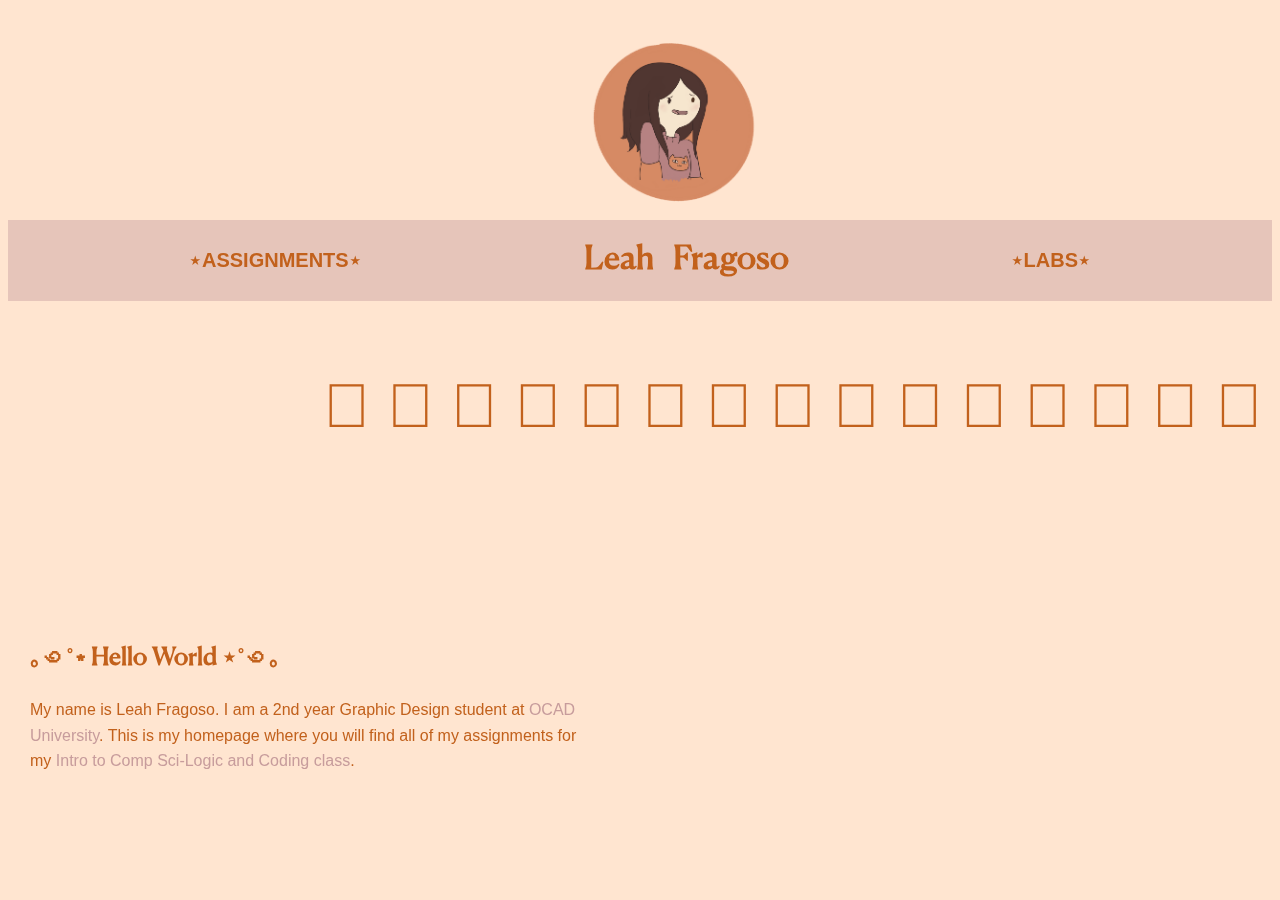
<file: index.html>
<!DOCTYPE html>
    <head>
        <meta charset="UTF-8">
        <title>
            Leah's Homepage
        </title>
        <script src="p5.min.js"></script>
        <style>

            @font-face {
                font-family: 'Canela';
                src: url('assets/fonts/Canela.otf');
                font-weight: normal;
                font-style: normal;
            }

            body{
                background: #ffe5d0;
                font-family: Canela;
                overflow-x: hidden;
            }

            canvas{
                position:absolute;
                top: 0;
                bottom: 0;
                z-index: -1;
            }
            
            .portrait {
                display: flex;
                justify-content: center;
                align-items: center;
                margin-top: 20px;
            }

            .portrait img {
                max-height: 200px;
                width: auto;
                object-fit: cover;
                border-radius: 50%;
                margin-left: 50px;
            }

            .name {
                width: 100%;
                text-align: center;
                color: rgb(194, 97, 28);
            }

            #name h1 {
                margin: 0;
                padding: 20px 0;
                font-size: 15vw;
                line-height: 1;
                white-space: nowrap;
            }
            .header-container {
                display: flex;
                justify-content: space-between;
                align-items: center;
                margin-bottom: 30px;
                background-color: rgba(199, 156, 156, 0.438);
                padding: 0 175px;
            }

            .dropdown {
                position: relative;
                display: inline-block;
            }

            .dropbtn {
                font-family: Arial, Helvetica, sans-serif;
                font-weight: bold;
                font-size: 20px;
                color: rgb(194, 97, 28);
                background: transparent;
                border: none;
                cursor: pointer;
                border-radius: 8px;
            }
            .dropdown-content {
                display: none;
                position: absolute;
                background-color: white;
                min-width: 160px;
                box-shadow: 0px 8px 16px rgba(0,0,0,0.2);
                border-radius: 8px;
            }

            .dropdown-content a {
                color: black;
                padding: 10px 15px;
                text-decoration: none;
                display: block;
            }

            .dropdown-content a:hover {
                background-color: chocolate;
            }

            .dropdown:hover .dropdown-content {
                display: block;
            }

            .dropdown:hover .dropbtn {
                background-color: chocolate;
            }

            .about h2 {
                font-family: Canela;
                color:  rgb(194, 97, 28);
                margin-bottom: -10px;
            }
            .about h1 {
                font-size: 45px;
                color:  rgb(199, 156, 156);
            }
            .about {
                color: rgb(194, 97, 28);
                position: fixed;
                bottom: 100px;
                left: 20px;
                max-width: 550px;
                font-family: Arial, Helvetica, sans-serif;
                font-size: 16px;
                line-height: 1.6;
                padding: 10px;
                border-radius: 4px;
            }

            .about a {
                color:  rgb(199, 156, 156);
                text-decoration: none;
            }

            .about a:hover {
                text-decoration: underline;
            }
        </style>
    </head>
    <body>

        <!--image-->
        <div class="portrait">
            <img src="assets/portrait.png" alt="Leah">
        </div>

        <!-- Organizational container -->
        <div class="header-container">

            <!-- future assignment links -->
            <div class="assignments">
                <div class="dropdown left-menu">
                    <button class="dropbtn">⋆ASSIGNMENTS⋆</button>
                    <div class="dropdown-content">
                     <a href="assignment2.html">Assignment 2</a>
                     <a href="assignment3.html">Assignment 3</a>
                     <a href="assignment4.html">Assignment 4</a>
                     <a href="assignment5.html">Assignment 5</a>
                     <a href="portfolio/portfolio.html">Final Project</a>
                    </div>
              </div>
           </div>
            
           <div class="name">
             <h1> Leah 𔓘 Fragoso </h1>
            </div>
  
            <!-- future lab links -->
            <div class="dropdown right-menu">
                <button class="dropbtn"> ⋆LABS⋆</button>
                <div class="dropdown-content">
                    <a href="lab1.html">Lab 1</a>
                    <a href="lab2.html">Lab 2</a>
                    <a href="lab3.html">Lab 3</a>
                    <a href="lab4.html">Lab 4</a>
                    <a href="lab5.html">Lab 5</a>
                </div>
            </div>
        </div>

        <div class="about">
            <h2>｡꩜˚⋆   Hello World   ⋆˚꩜｡</h2>
            <h1 class="fish"></h1>
            <p> My name is Leah Fragoso. I am a 2nd year Graphic Design student at
                <a href="https://www.ocadu.ca/">OCAD University</a>.
                This is my homepage where you will find all of my assignments for my
                <a href="https://canvascloud.ocadu.ca/courses/10684">Intro to Comp Sci-Logic and Coding class</a>.
            </p>
        </div>
        <script src="sketch.js"></script>
    </body>
</html>
</file>
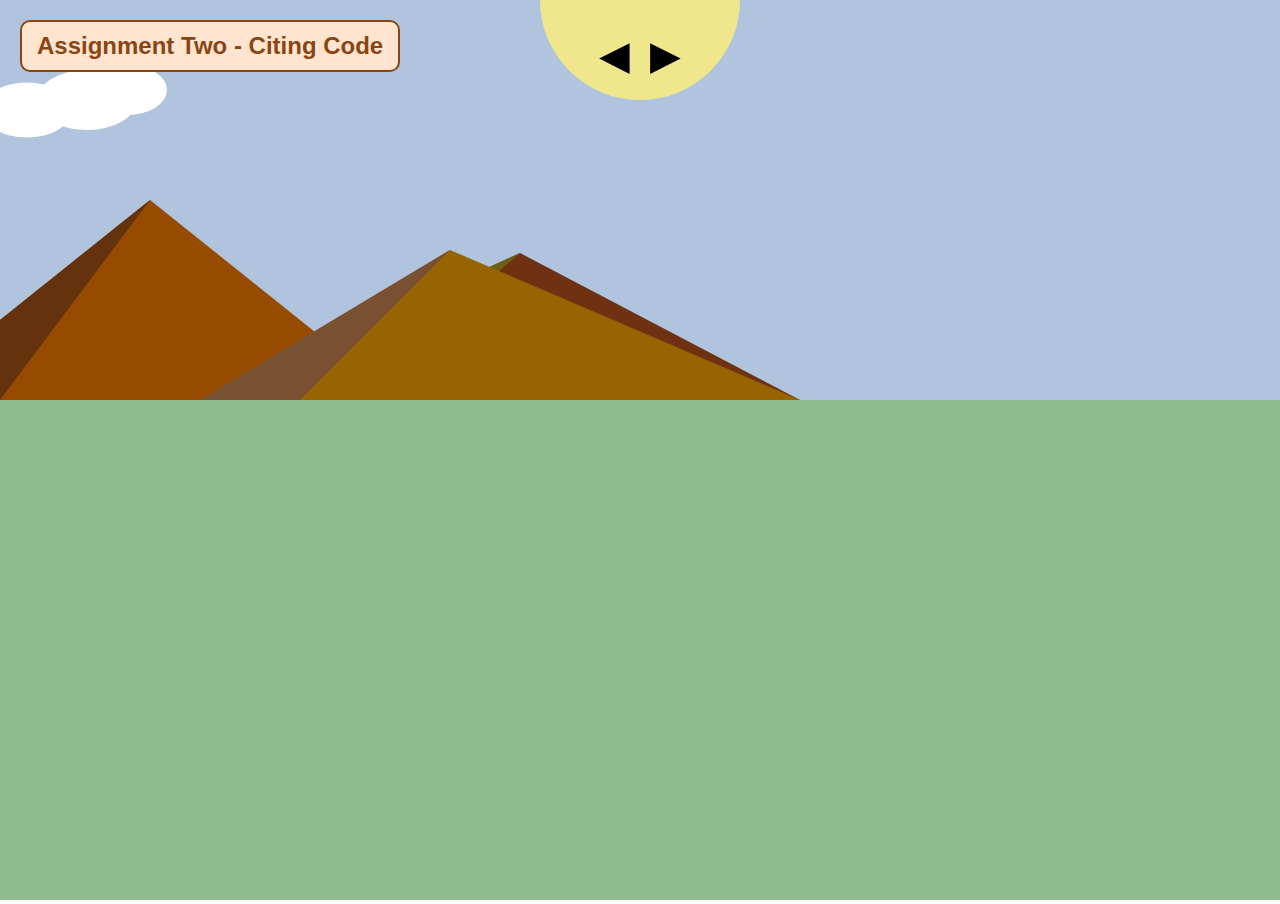
<file: assignment2.html>
<!DOCTYPE html>
    <head>
        <meta charset="UTF-8">
        <title>Assignment Two - Citing Code</title>
        <script src="p5.min.js"></script>
        <style>
             body {
                margin: 0;
                padding: 0;
                font-family: Arial, Helvetica, sans-serif;
            }

            #header {
                position: absolute;
                top: 20px;
                left: 20px;
                font-size: 24px;
                font-weight: bold;
                color: saddlebrown;
                background-color: #ffe5d0;
                z-index: 10;
                padding: 10px 15px;
                border: 2px, solid;
                border-radius: 10px;
            }
            
            #nav-container {
                position: absolute;
                top: 20px;
                left: 50%;
                transform: translateX(-50%);
                z-index: 10;
                display: flex;
                align-items: center;
                gap: 20px;
                padding: 12px 24px;
            }

            #nav-container a {
                text-decoration: none;
                font-size: 40px;
                color: #000000;
                transition: transform 0.2s ease;
            }

            #nav-container a:hover {
                transform: scale(1.2);
            }

        </style>
    </head>
    <body>

        <div id="header">
            Assignment Two - Citing Code
        </div>

        <div id="nav-container">
            <a href="index.html" title="Go back to homepage">◀</a>
            <a href="assignment3.html" title="Go to next assignment">▶</a>
        </div>
        <script src="assignment2.js"></script>
    </body>
</html>
</file>
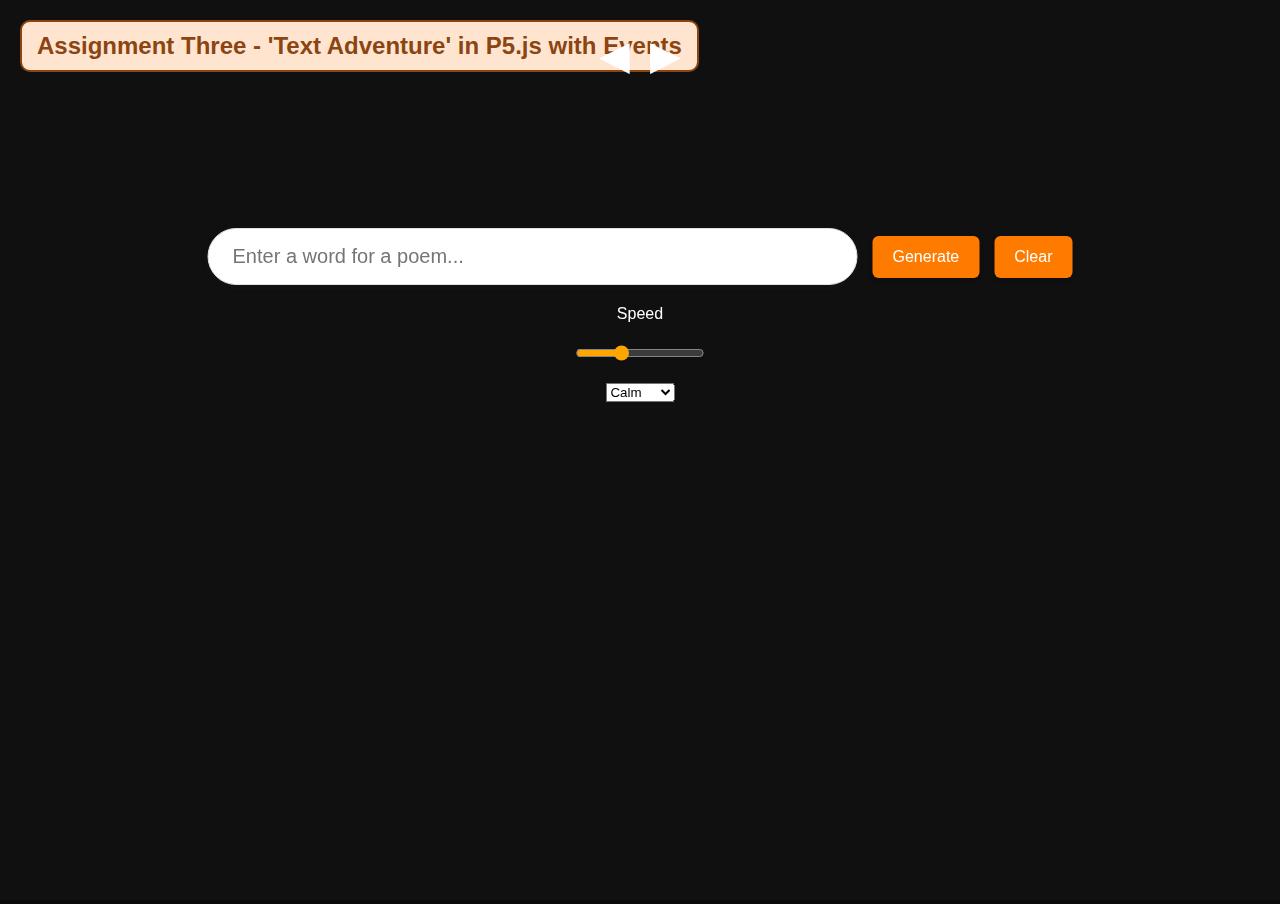
<file: assignment3.html>
<!DOCTYPE html>
    <head>
        <meta charset="UTF-8" />
        <title>'Text Adventure' in P5.js with Events</title>
        <script src="p5.min.js"></script>
        <style>
            body {
            margin: 0;
            background-color: #0a0a0a;
            font-family: sans-serif;
            color: white;
            }
            .search-bar-container {
                display: flex;
                align-items: center;
                gap: 15px;
                justify-content: center;
            }

                #wordInput {
                width: 600px;
                max-width: 90%;
                padding: 16px 24px;
                font-size: 20px;
                border: 1px solid #dfe1e5;
                border-radius: 30px;
                outline: none;
                box-shadow: 0 1px 6px rgba(32, 33, 36, 0.28);
                transition: box-shadow 0.3s ease;
            }

                #wordInput:focus {
                box-shadow: 0 1px 8px rgba(60, 64, 67, 0.3);
                border: 1px solid #4285f4;
            }

                button {
                padding: 12px 20px;
                font-size: 16px;
                background-color: #ff7b00;
                color: white;
                border: none;
                border-radius: 6px;
                cursor: pointer;
                box-shadow: 0 2px 4px rgba(0, 0, 0, 0.2);
                transition: background-color 0.2s ease;
            }

            button:hover {
                background-color: #66400f;
            }

            .controls {
                position: fixed;
                top: 35%; 
                left: 50%;
                transform: translate(-50%, -50%);
                display: flex;
                flex-direction: column;
                align-items: center;
                gap: 20px;
                z-index: 10;
            }

            #header {
                position: absolute;
                top: 20px;
                left: 20px;
                font-size: 24px;
                font-weight: bold;
                color: saddlebrown;
                background-color: #ffe5d0;
                z-index: 10;
                padding: 10px 15px;
                border: 2px, solid;
                border-radius: 10px;
            }

            #speedSlider {
                accent-color: orange;
            }

            #nav-container {
                position: absolute;
                top: 20px;
                left: 50%;
                transform: translateX(-50%);
                z-index: 10;
                display: flex;
                align-items: center;
                gap: 20px;
                padding: 12px 24px;
            }

            #nav-container a {
                text-decoration: none;
                font-size: 40px;
                color: #ffffff;
                transition: transform 0.2s ease;
            }

            #nav-container a:hover {
                transform: scale(1.2);
            }
        </style>
    </head>
    <body>
        <div class="controls">
            <div class="search-bar-container">
                <input id="wordInput" type="text" placeholder="Enter a word for a poem..." />
                <button id="generateButton">Generate</button>
                <button id="clearButton">Clear</button>
            </div>
            <label for="speedSlider" style="color:white;">Speed</label>
            <input id="speedSlider" type="range" min="0.5" max="5" step="0.1" value="2" />
            <select id="themeSelect">
            <option value="calm">Calm</option>
            <option value="dreamy">Dreamy</option>
            <option value="intense">Intense</option>
            </select>
        </div>


    <div id="header">
        Assignment Three - 'Text Adventure' in P5.js with Events
    </div>

    <div id="nav-container">
        <a href="index.html" title="Go back to homepage">◀</a>
        <a href="assignment4.html" title="Go to next assignment">▶</a>
    </div>
    <script src="assignment3.js"></script>
    </body>
</html>
</file>
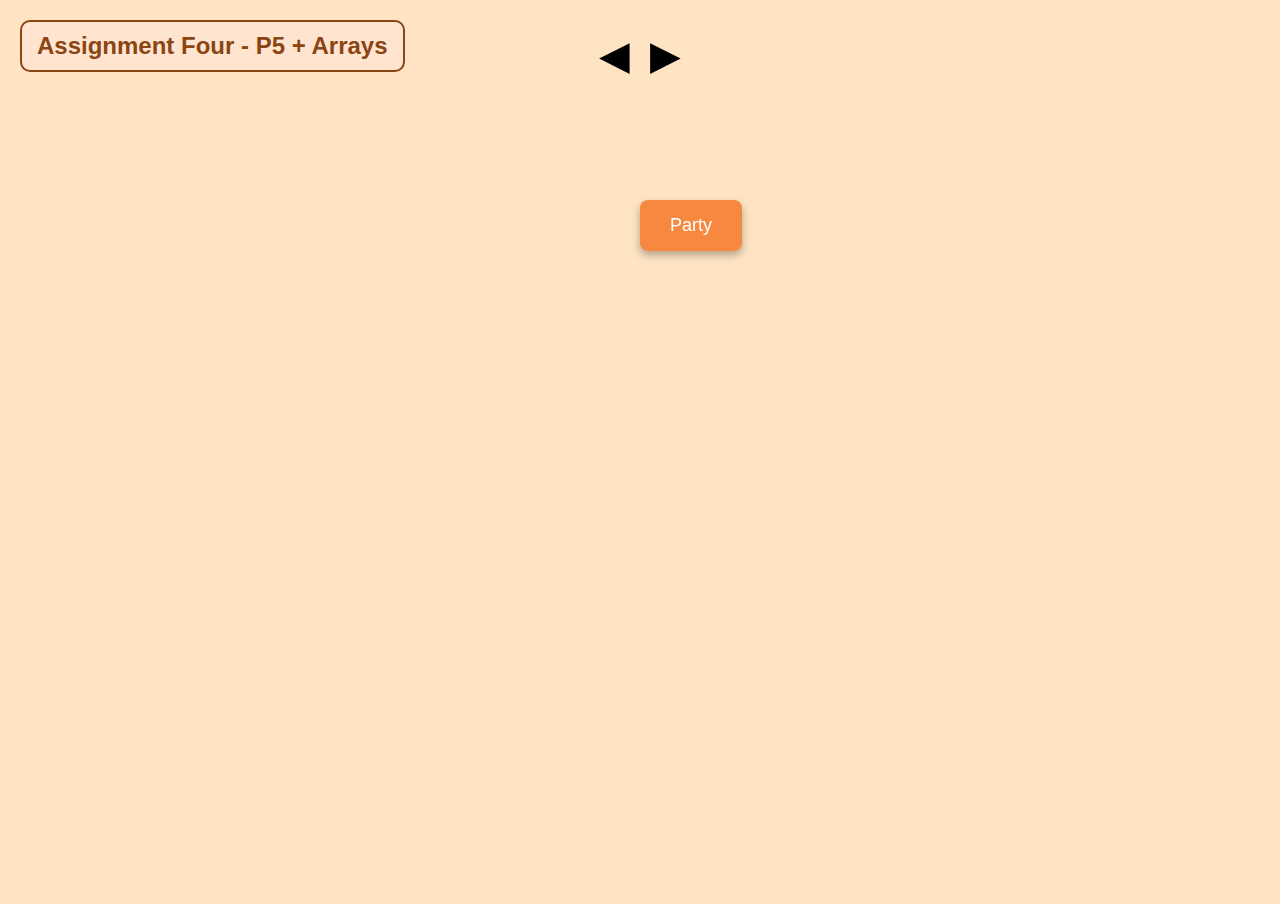
<file: assignment4.html>
<!DOCTYPE html>
<html lang="en">
    <head>
        <meta charset="UTF-8">
        <title>Assignment Four - P5 + Arrays</title>
        <script src="p5.min.js"></script>
        <style>
            body {
                margin: 0;
                background-color: bisque;
                font-family: Arial, sans-serif;
                color: #333;
            }

            #header {
                position: absolute;
                top: 20px;
                left: 20px;
                font-size: 24px;
                font-weight: bold;
                color: saddlebrown;
                background-color: #ffe5d0;
                z-index: 10;
                padding: 10px 15px;
                border: 2px, solid;
                border-radius: 10px;

            }  #nav-container {
                position: absolute;
                top: 20px;
                left: 50%;
                transform: translateX(-50%);
                z-index: 10;
                display: flex;
                align-items: center;
                gap: 20px;
                padding: 12px 24px;
            }

            #nav-container a {
                text-decoration: none;
                font-size: 40px;
                color: #000000;
                transition: transform 0.2s ease;
            }

            #nav-container a:hover {
                transform: scale(1.2);
            }
            #partyButton {
                position:absolute;
                align-items: center;
                top: 50%;
                padding: 15px 30px;
                background-color: #f7883f;
                color: white;
                font-size: 18px;
                border-radius: 8px;
                border: none;
                cursor: pointer;
                box-shadow: 0 4px 8px rgba(0, 0, 0, 0.3);
                transition: all 0.3s ease-in-out;
            }
    
            #partyButton:hover {
                background-color: #ffb46e;
                transform: scale(1.1);
            }
    
            #partyButton:active {
                background-color: #ff3333;
                box-shadow: 0 2px 5px rgba(0, 0, 0, 0.2);
            }
        </style>
    </head>
    <body>
        <div id="header">
            Assignment Four - P5 + Arrays
        </div>
    
        <div id="nav-container">
            <a href="index.html" title="Go back to homepage">◀</a>
            <a href="assignment5.html" title="Go to next assignment">▶</a>
        </div>
        <button id="partyButton">Party</button>
    
        <script src="assignment4.js"></script>
    </body>
</html>
</file>
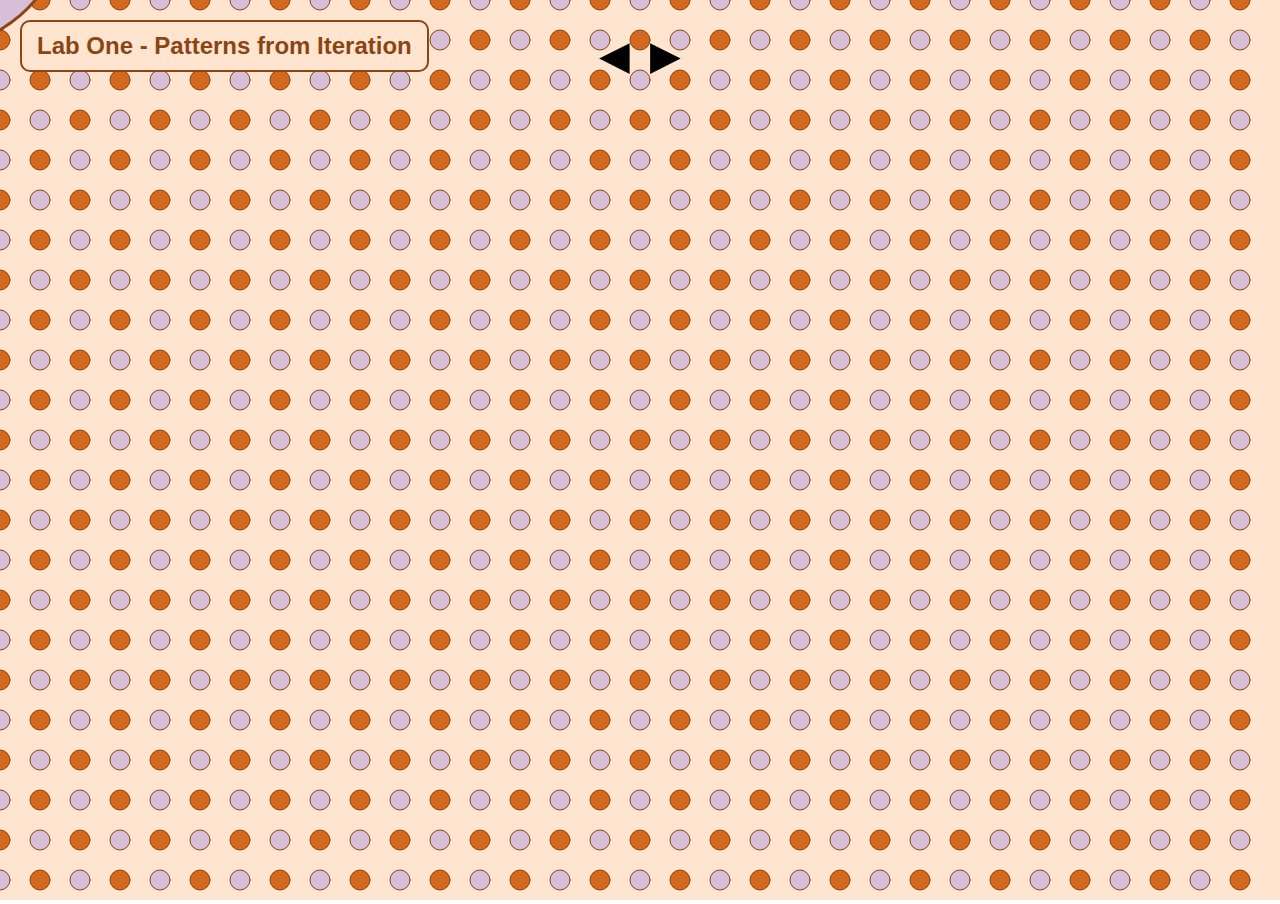
<file: lab1.html>
<!DOCTYPE html>
    <head>
        <meta charset="UTF-8">
        <title>Lab One - Patterns from Iteration</title>
        <script src="p5.min.js"></script>
        <style>
            body {
                margin: 0;
                padding: 0;
                font-family: Arial, Helvetica, sans-serif;
            }

            #header {
                position: absolute;
                top: 20px;
                left: 20px;
                font-size: 24px;
                font-weight: bold;
                color: saddlebrown;
                background-color: #ffe5d0;
                z-index: 10;
                padding: 10px 15px;
                border: 2px, solid;
                border-radius: 10px;
            }
            #nav-container {
                position: absolute;
                top: 20px;
                left: 50%;
                transform: translateX(-50%);
                z-index: 10;
                display: flex;
                align-items: center;
                gap: 20px;
                padding: 12px 24px;
            }

            #nav-container a {
                text-decoration: none;
                font-size: 40px;
                color: #000000;
                transition: transform 0.2s ease;
            }

            #nav-container a:hover {
                transform: scale(1.2);
            }
        </style>
    </head>
    <body>
        <div id="header">
            Lab One - Patterns from Iteration
        </div>
        <div id="nav-container">
            <a href="index.html" title="Go back to homepage">◀</a>
            <a href="lab2.html" title="Go to next lab">▶</a>

        <script src="lab1.js"></script>
    </body>
</html>
</file>
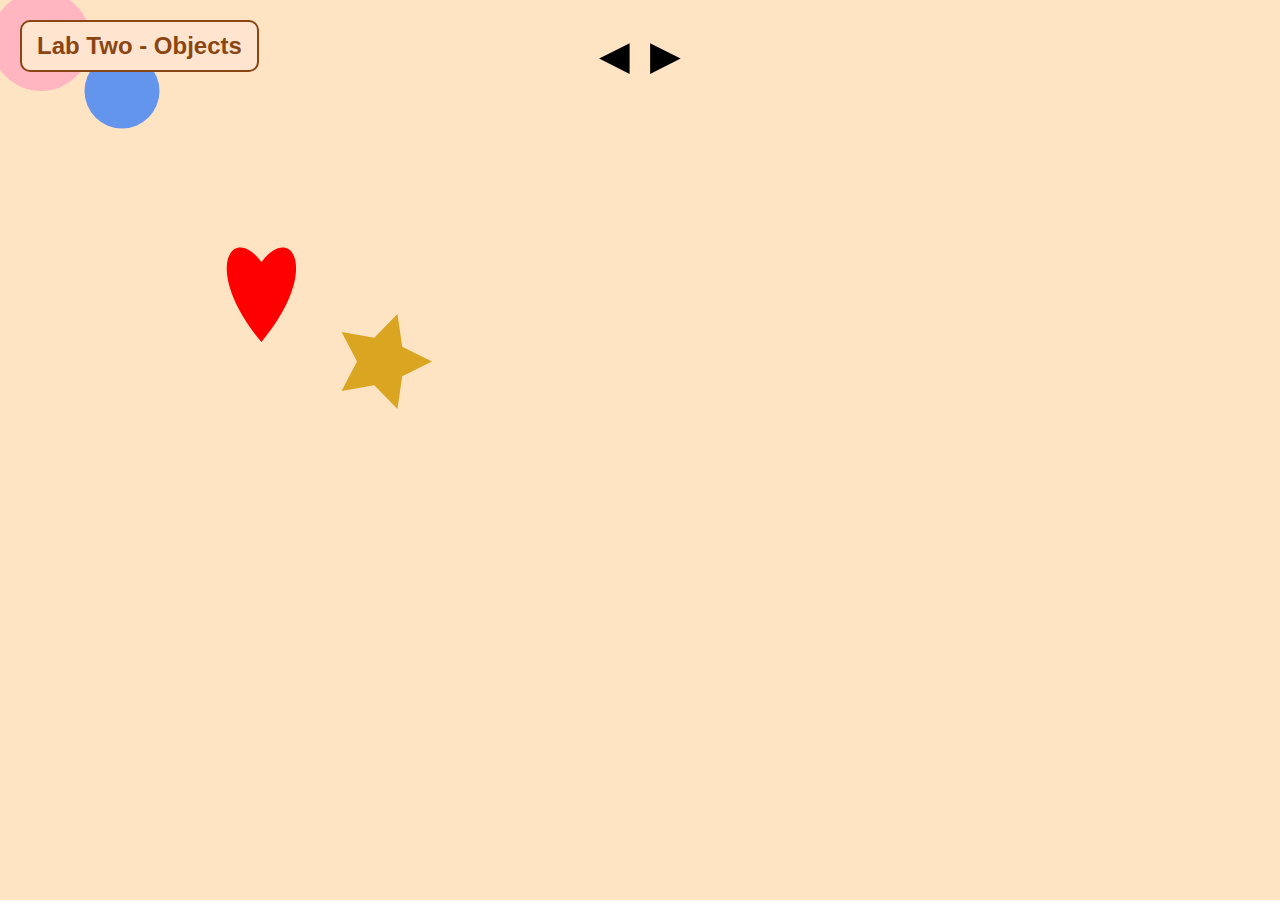
<file: lab2.html>
<!DOCTYPE html>
  <head>
    <meta charset="UTF-8" />
    <title>Lab Two - Objects</title>
    <script src="p5.min.js"></script>
    <style>
      body {
        margin: 0;
        padding: 0;
        font-family: Arial, Helvetica, sans-serif;
      }

      #header {
        position: absolute;
        top: 20px;
        left: 20px;
        font-size: 24px;
        font-weight: bold;
        color: saddlebrown;
        background-color: #ffe5d0;
        z-index: 10;
        padding: 10px 15px;
        border: 2px, solid;
        border-radius: 10px;
      }

      #nav-container {
        position: absolute;
        top: 20px;
        left: 50%;
        transform: translateX(-50%);
        z-index: 10;
        display: flex;
        align-items: center;
        gap: 20px;
        padding: 12px 24px;
      }

      #nav-container a {
        text-decoration: none;
        font-size: 40px;
        color: #000000;
        transition: transform 0.2s ease;
      }

      #nav-container a:hover {
        transform: scale(1.2);
      }
    </style>
  </head>
  <body>
  <div id="header">
      Lab Two - Objects
  </div>
  <div id="nav-container">
      <a href="index.html" title="Go back to homepage">◀</a>
      <a href="lab3.html" title="Go to next lab">▶</a>

   <script src="lab2.js"></script>
  </body>
</html>
</file>
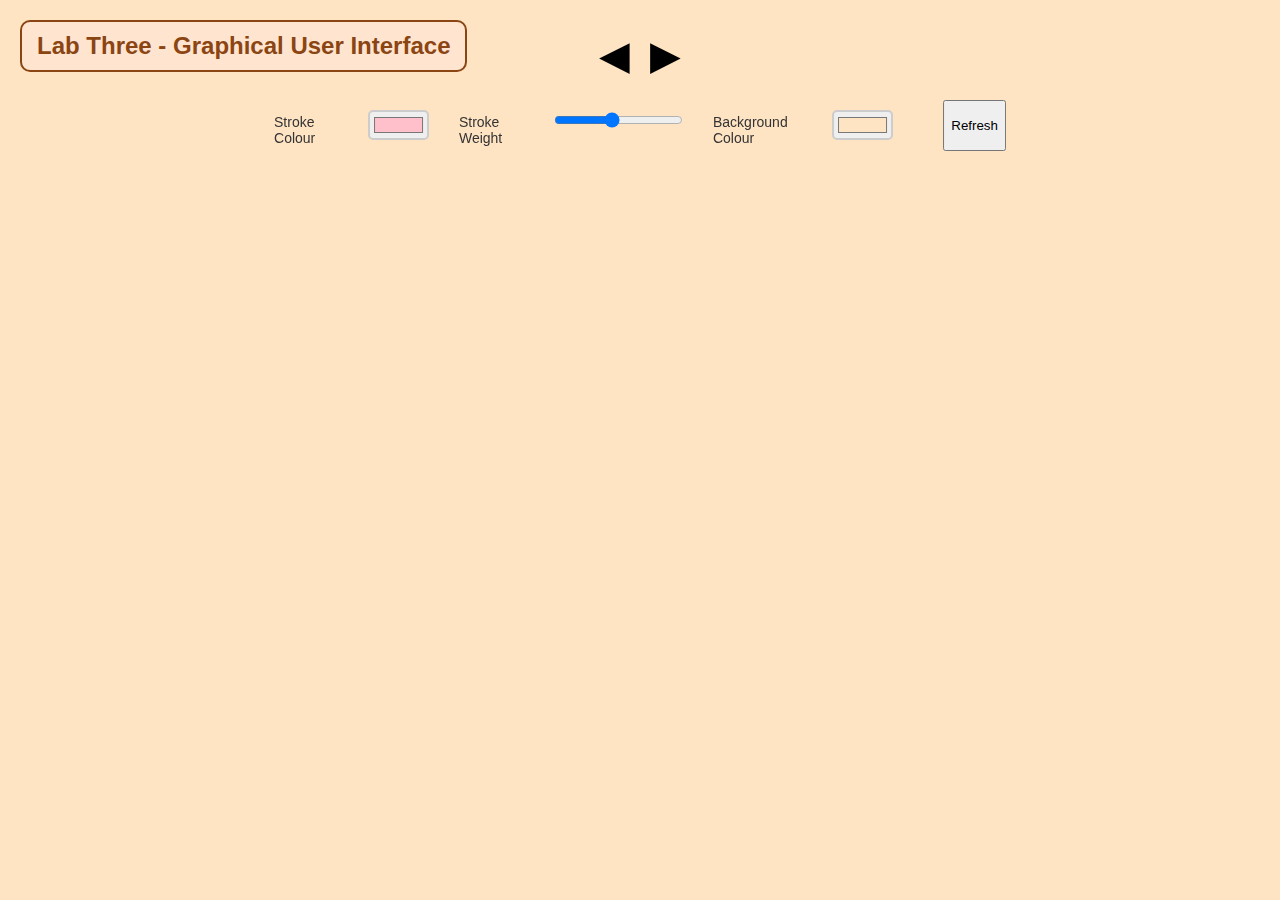
<file: lab3.html>
<!DOCTYPE html>
  <head>
    <meta charset="UTF-8">
    <title>Lab Three - Graphical User Interface</title>
    <script src="p5.min.js"></script>
    <style>
      body {
        margin: 0;
        padding: 0;
        font-family: Arial, Helvetica, sans-serif;
      }

      #header {
        position: absolute;
        top: 20px;
        left: 20px;
        font-size: 24px;
        font-weight: bold;
        color: saddlebrown;
        background-color: #ffe5d0;
        z-index: 10;
        padding: 10px 15px;
        border: 2px, solid;
        border-radius: 10px;
      }

      #nav-container {
        position: absolute;
        top: 20px;
        left: 50%;
        transform: translateX(-50%);
        z-index: 10;
        display: flex;
        align-items: center;
        gap: 20px;
        padding: 12px 24px;
      }

      #nav-container a {
        text-decoration: none;
        font-size: 40px;
        color: #000000;
        transition: transform 0.2s ease;
      }

      #nav-container a:hover {
        transform: scale(1.2);
      }

      .gui-container {
        position: fixed;
        top: 100px;
        left: 50%;
        transform: translateX(-50%);
        display: flex;
        justify-content: center;
        gap: 20px;
        z-index: 5; 
        font-family: Arial, sans-serif;
      }

      .label {
        font-family:Arial, Helvetica, sans-serif;
        font-size: 14px;
        margin-bottom: 5px;
        color: #333;
      }

      .color-picker,
      .bg-color-picker {
        width: 80px;
        height: 30px;
        margin: 10px;
        border-radius: 5px;
        border: 2px solid #ccc;
      }

      .slider {
        width: 150px;
        height: 20px;
        margin: 10px;
        border-radius: 10px;
        background-color: #f1f1f1;
      }

    .clear-btn {
        padding: 10px 20px;
        background-color: #f44336;
        color: white;
        border: none;
        border-radius: 5px;
        font-size: 16px;
        cursor: pointer;
        box-shadow: 0 4px 6px rgba(0, 0, 0, 0.2);
        transition: background-color 0.3s;
      }

      .clear-btn:hover {
        background-color: #e53935;
      }
    </style>
  </head>
  <body>
    <div id="header">
      Lab Three - Graphical User Interface
    </div>
    <div id="nav-container">
      <a href="index.html" title="Go back to homepage">◀</a>
      <a href="lab4.html" title="Go to next lab">▶</a>
    </div>
    
    <script src="lab3.js"></script>
  </body>
</html>
</file>
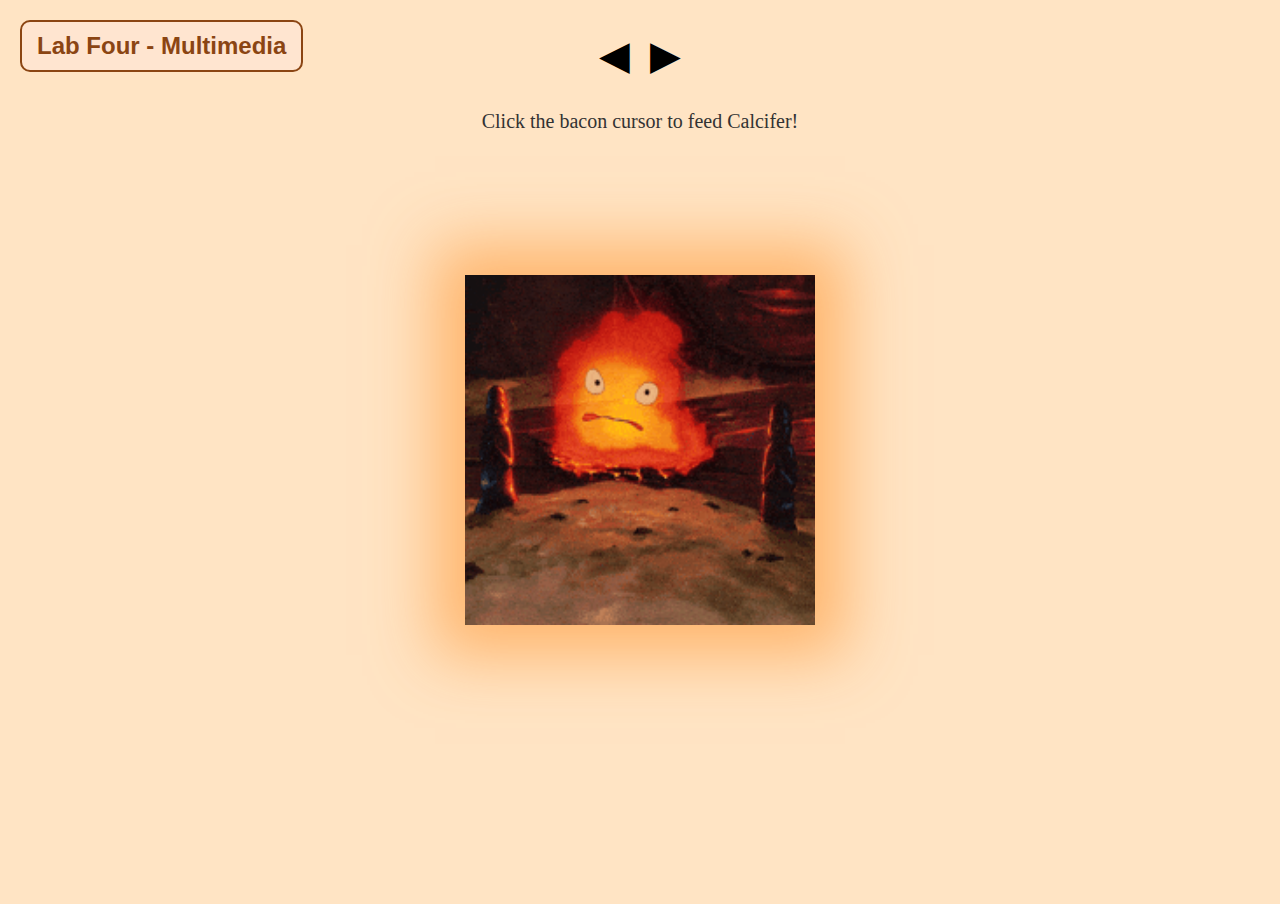
<file: lab4.html>
<!DOCTYPE html>
<head>
  <meta charset="UTF-8" />
  <title>Lab Four - Multimedia</title>
  <script src="p5.min.js"></script>
  <style>
    body {
      margin: 0;
      background-color: bisque;
      overflow: hidden;
      cursor: url("assets/baconicon.png") 16 16, auto;
    }

    .desc {
      position: absolute;
      top: 10%;
      left: 50%;
      transform: translateX(-50%);
      font-family: 'Comic Sans MS';
      font-size: 20px;
      color: #333;
      z-index: 10;
    }

    .glow {
        position: absolute;
        top: 50%;
        left: 50%;
        transform: translate(-50%, -50%);
        box-shadow: 0 0 60px 30px rgba(255, 150, 50, 0.6);
        width: 350px;
        height: 350px;
        z-index: 0;
        pointer-events: none;
    }

    #speechBubble {
      position: absolute;
      top: 20%;
      left: 50%;
      transform: translateX(-50%);
      background: #fff;
      padding: 10px 20px;
      border-radius: 20px;
      font-family: 'Comic Sans MS';
      font-size: 20px;
      box-shadow: 2px 2px 10px rgba(0,0,0,0.2);
      display: none;
      z-index: 10;
    }

    #header {
      font-family: Arial, Helvetica, sans-serif;
      position: absolute;
      top: 20px;
      left: 20px;
      font-size: 24px;
      font-weight: bold;
      color: saddlebrown;
      background-color: #ffe5d0;
      z-index: 10;
      padding: 10px 15px;
      border: 2px, solid;
      border-radius: 10px;
    }

   #nav-container {
      position: absolute;
      top: 20px;
      left: 50%;
      transform: translateX(-50%);
      z-index: 10;
      display: flex;
      align-items: center;
      gap: 20px;
      padding: 12px 24px;
  }

    #nav-container a {
      text-decoration: none;
      font-size: 40px;
      color: #000000;
      transition: transform 0.2s ease;
    }

    #nav-container a:hover {
      transform: scale(1.2);
    }
  </style>
</head>
<body>
  <div class ="desc"><p style="text-align:center;">Click the bacon cursor to feed Calcifer!</p></div>

  <div class="glow"></div>
  <div id="speechBubble">Thanks for the snack ! :D</div>


  <div id="header">
    Lab Four - Multimedia
  </div>
  <div id="nav-container">
    <a href="index.html" title="Go back to homepage">◀</a>
    <a href="lab5.html" title="Go to next lab">▶</a>
  </div>

  <script src="lab4.js"></script>
</body>
</html>
</file>
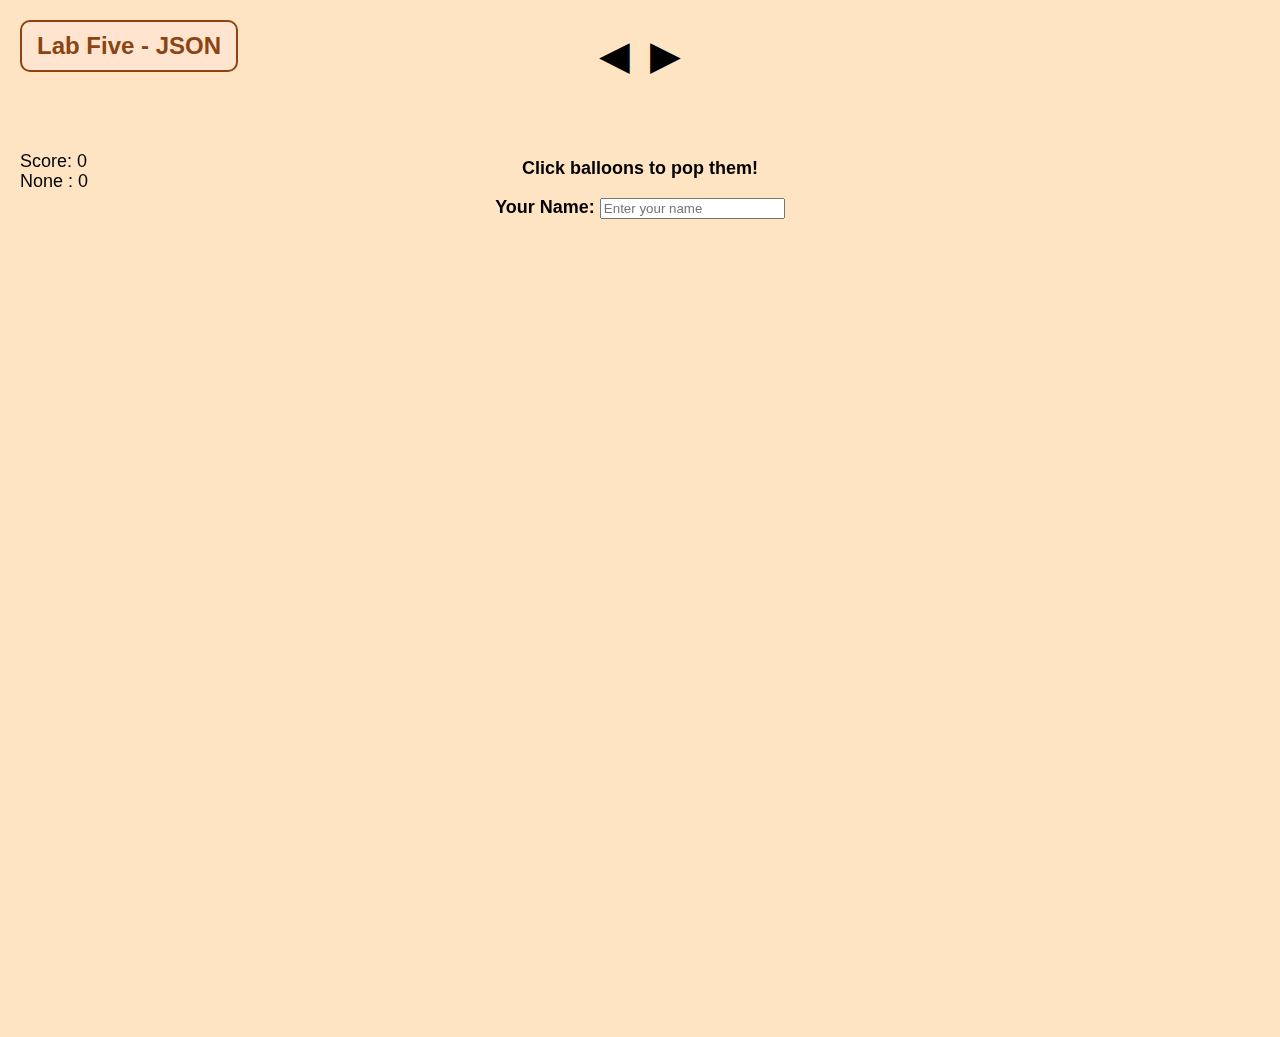
<file: lab5.html>
<!DOCTYPE html>
<html lang="en">
<head>
  <meta charset="UTF-8" />
  <title>Lab five - JSON</title>
  <script src="p5.min.js"></script>
  <script src="lab5.js" defer></script>
  <style>
     body {
      margin: 0;
      text-align: center;
      font-family: Arial;
      background-color: bisque;
    }

    canvas {
      display: block;
      margin: 0 auto;
    }

    #header {
      position: absolute;
      top: 20px;
      left: 20px;
      font-size: 24px;
      font-weight: bold;
      color: saddlebrown;
      background-color: #ffe5d0;
      z-index: 10;
      padding: 10px 15px;
      border: 2px solid;
      border-radius: 10px;
    }

    #nav-container {
      position: absolute;
      top: 20px;
      left: 50%;
      transform: translateX(-50%);
      z-index: 10;
      display: flex;
      align-items: center;
      gap: 20px;
      padding: 12px 24px;
    }

    #nav-container a {
      text-decoration: none;
      font-size: 40px;
      color: #000000;
      transition: transform 0.2s ease;
    }

    #nav-container a:hover {
      transform: scale(1.2);
    }

    #game-container {
      position: relative;
      top: 120px; 
      padding: 20px;
    }

    #score-container {
      font-size: 18px;
      font-weight: bold;
      margin-bottom: 10px;
    }

    #player-name-input {
      margin-top: 10px;
      font-size: 18px;
    }
  </style>
</head>
<body>
  <div id="header">
    Lab Five - JSON
  </div>
  <div id="nav-container">
    <a href="index.html" title="Go back to homepage">◀</a>
    <a href="index.html" title="End of Labs, Go to back to homepage">▶</a>
  </div>

  <div id="game-container">
    <div id="score-container">
      <p>Click balloons to pop them!</p>
      <p>Your Name: <input type="text" id="playerName" placeholder="Enter your name" /></p>
    </div>
  </div>
</body>
</html>
</file>
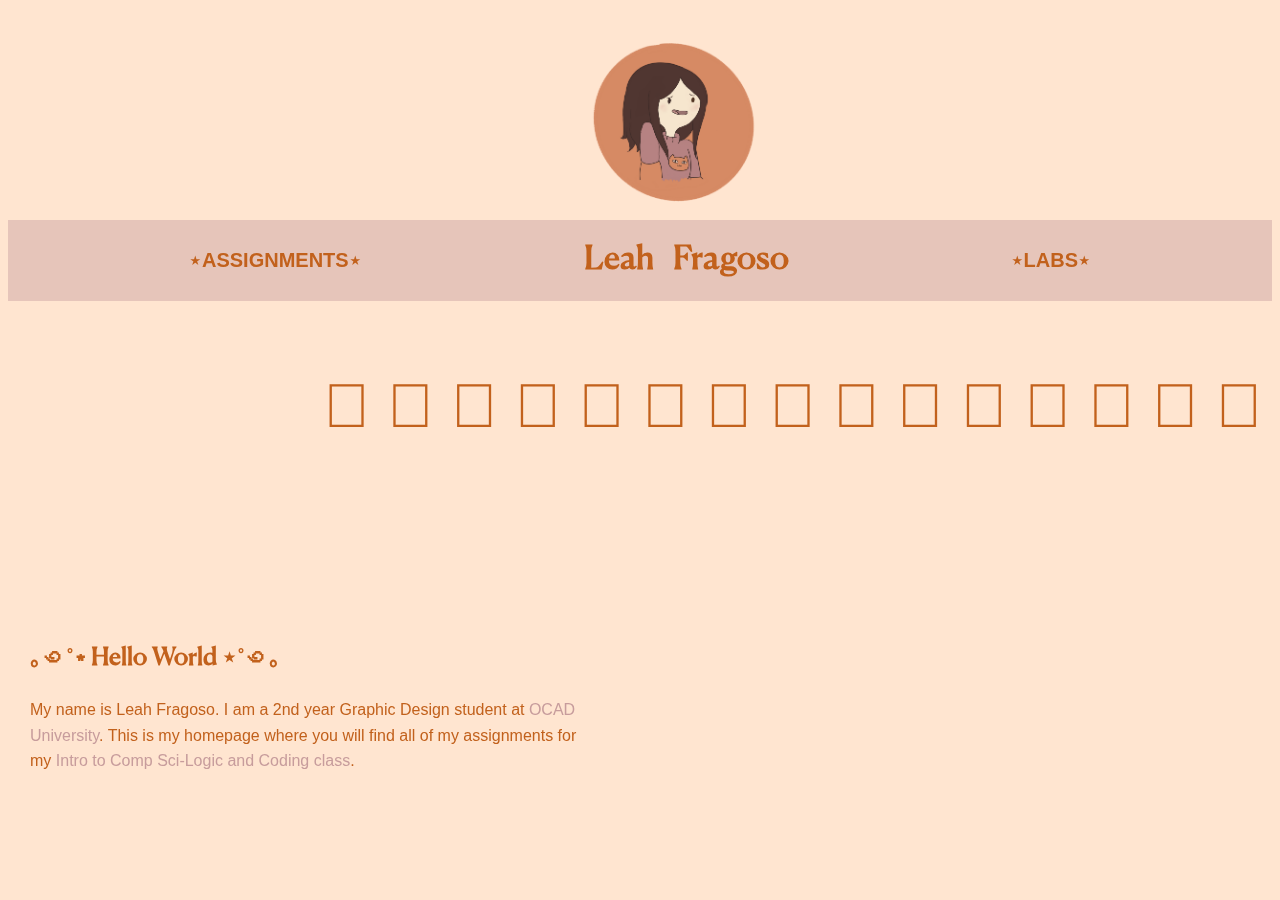
<file: website.html>
<!DOCTYPE html>
    <head>
        <meta charset="UTF-8">
        <title>
            Leah's Homepage
        </title>
        <script src="p5.min.js"></script>
        <style>

            @font-face {
                font-family: 'Canela';
                src: url('assets/fonts/Canela.otf');
                font-weight: normal;
                font-style: normal;
            }

            body{
                background: #ffe5d0;
                font-family: Canela;
                overflow-x: hidden;
            }

            canvas{
                position:absolute;
                top: 0;
                bottom: 0;
                z-index: -1;
            }
            
            .portrait {
                display: flex;
                justify-content: center;
                align-items: center;
                margin-top: 20px;
            }

            .portrait img {
                max-height: 200px;
                width: auto;
                object-fit: cover;
                border-radius: 50%;
                margin-left: 50px;
            }

            .name {
                width: 100%;
                text-align: center;
                color: rgb(194, 97, 28);
            }

            #name h1 {
                margin: 0;
                padding: 20px 0;
                font-size: 15vw;
                line-height: 1;
                white-space: nowrap;
            }
            .header-container {
                display: flex;
                justify-content: space-between;
                align-items: center;
                margin-bottom: 30px;
                background-color: rgba(199, 156, 156, 0.438);
                padding: 0 175px;
            }

            .dropdown {
                position: relative;
                display: inline-block;
            }

            .dropbtn {
                font-family: Arial, Helvetica, sans-serif;
                font-weight: bold;
                font-size: 20px;
                color: rgb(194, 97, 28);
                background: transparent;
                border: none;
                cursor: pointer;
                border-radius: 8px;
            }
            .dropdown-content {
                display: none;
                position: absolute;
                background-color: white;
                min-width: 160px;
                box-shadow: 0px 8px 16px rgba(0,0,0,0.2);
                border-radius: 8px;
            }

            .dropdown-content a {
                color: black;
                padding: 10px 15px;
                text-decoration: none;
                display: block;
            }

            .dropdown-content a:hover {
                background-color: chocolate;
            }

            .dropdown:hover .dropdown-content {
                display: block;
            }

            .dropdown:hover .dropbtn {
                background-color: chocolate;
            }

            .about h2 {
                font-family: Canela;
                color:  rgb(194, 97, 28);
                margin-bottom: -10px;
            }
            .about h1 {
                font-size: 45px;
                color:  rgb(199, 156, 156);
            }
            .about {
                color: rgb(194, 97, 28);
                position: fixed;
                bottom: 100px;
                left: 20px;
                max-width: 550px;
                font-family: Arial, Helvetica, sans-serif;
                font-size: 16px;
                line-height: 1.6;
                padding: 10px;
                border-radius: 4px;
            }

            .about a {
                color:  rgb(199, 156, 156);
                text-decoration: none;
            }

            .about a:hover {
                text-decoration: underline;
            }
        </style>
    </head>
    <body>

        <!--image-->
        <div class="portrait">
            <img src="assets/portrait.png" alt="Leah">
        </div>

        <!-- Organizational container -->
        <div class="header-container">

            <!-- future assignment links -->
            <div class="assignments">
                <div class="dropdown left-menu">
                    <button class="dropbtn">⋆ASSIGNMENTS⋆</button>
                    <div class="dropdown-content">
                     <a href="assignment2.html">Assignment 2</a>
                     <a href="assignment3.html">Assignment 3</a>
                     <a href="assignment4.html">Assignment 4</a>
                     <a href="assignment5.html">Assignment 5</a>
                     <a href="final-project.html">Final Project</a>
                    </div>
              </div>
           </div>
            
           <div class="name">
             <h1> Leah 𔓘 Fragoso </h1>
            </div>
  
            <!-- future lab links -->
            <div class="dropdown right-menu">
                <button class="dropbtn"> ⋆LABS⋆</button>
                <div class="dropdown-content">
                    <a href="lab1.html">Lab 1</a>
                    <a href="lab2.html">Lab 2</a>
                    <a href="lab3.html">Lab 3</a>
                    <a href="lab4.html">Lab 4</a>
                    <a href="lab5.html">Lab 5</a>
                </div>
            </div>
        </div>

        <div class="about">
            <h2>｡꩜˚⋆   Hello World   ⋆˚꩜｡</h2>
            <h1 class="fish"></h1>
            <p> My name is Leah Fragoso. I am a 2nd year Graphic Design student at
                <a href="https://www.ocadu.ca/">OCAD University</a>.
                This is my homepage where you will find all of my assignments for my
                <a href="https://canvascloud.ocadu.ca/courses/10684">Intro to Comp Sci-Logic and Coding class</a>.
            </p>
        </div>
        <script src="sketch.js"></script>
    </body>
</html>
</file>
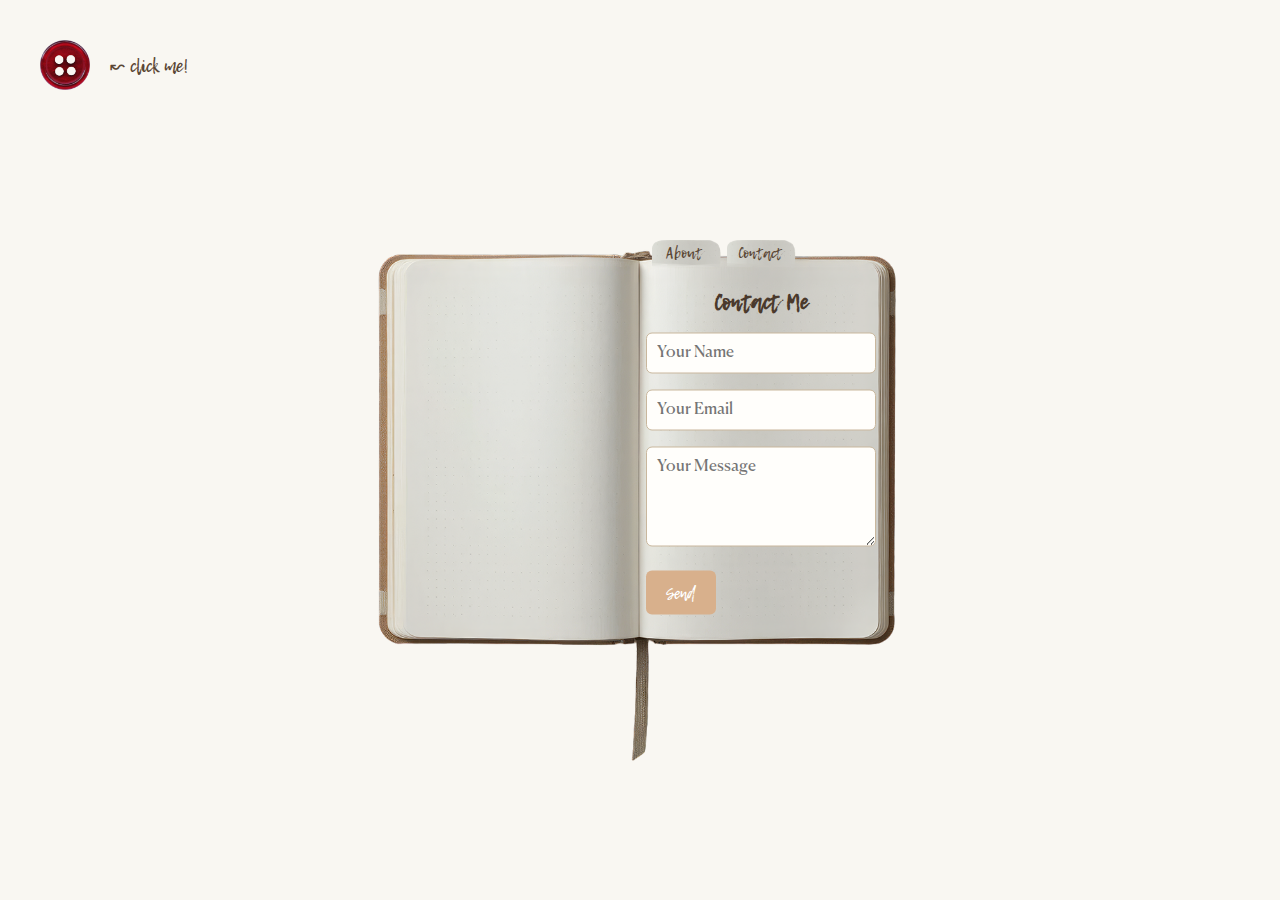
<file: Leah's Portfolio/contact.html>
<!DOCTYPE html>
<html lang="en">
<head>
  <meta charset="UTF-8" />
  <meta name="viewport" content="width=device-width, initial-scale=1.0"/>
  <title>Contact Me!</title>
  <script src="p5.min.js"></script>
  <link rel="stylesheet" href="style.css" />
</head>
<body>
    <div class="menu-container" id="menuContainer">
        <img src="assets/button.png" 
             alt="Menu" 
             id="menuButton" 
             class="menu-button" />
             <span class="click-text" id="clickText">↜ click me! </span>
      
        <ul id="dropdownMenu" class="dropdown hidden">
          <li><a href="graphicdesign.html">Graphic Design</a></li>
          <li><a href="3ddesign.html">3D Design</a></li>
        </ul>
      </div>
    <div class="journal-container">
        
        <img src="assets/contactjournal.png" alt="Open Journal" class="journal-image" />
        <img src="assets/trinket1.png" alt="Trinket 1" class="trinket t1">
        <img src="assets/trinket2.png" alt="Trinket 2" class="trinket t2">
        <img src="assets/trinket3.png" alt="Trinket 3" class="trinket t3">
        <img src="assets/trinket4.png" alt="Trinket 1" class="trinket t4">
        <img src="assets/trinket5.png" alt="Trinket 2" class="trinket t5">
        <img src="assets/trinket6.png" alt="Trinket 3" class="trinket t6">
        <img src="assets/trinket7.png" alt="Trinket 1" class="trinket t7">
        <img src="assets/trinket8.png" alt="Trinket 2" class="trinket t8">
        <img src="assets/trinket9.png" alt="Trinket 3" class="trinket t9">
        <img src="assets/trinket10.png" alt="Trinket 1" class="trinket t10">
        <img src="assets/trinket11.png" alt="Trinket 2" class="trinket t11">
        <img src="assets/trinket12.png" alt="Trinket 3" class="trinket t12">
        <img src="assets/trinket13.png" alt="Trinket 1" class="trinket t13">
        <img src="assets/trinket14.png" alt="Trinket 2" class="trinket t14">
        <img src="assets/trinket15.png" alt="Trinket 3" class="trinket t15">
        <img src="assets/trinket16.png" alt="Trinket 1" class="trinket t16">
        <img src="assets/trinket17.png" alt="Trinket 2" class="trinket t17">
        <img src="assets/trinket18.png" alt="Trinket 3" class="trinket t18">
        <img src="assets/trinket19.png" alt="Trinket 1" class="trinket t19">
        <img src="assets/trinket20.png" alt="Trinket 2" class="trinket t20">
        <img src="assets/trinket21.png" alt="Trinket 21" class="trinket t21">
        <img src="assets/trinket22.png" alt="Trinket 22" class="trinket t22">
        <img src="assets/trinket23.png" alt="Trinket 23" class="trinket t23">
        <img src="assets/trinket24.png" alt="Trinket 24" class="trinket t24">
        <img src="assets/trinket25.png" alt="Trinket 25" class="trinket t25">
        <img src="assets/trinket26.png" alt="Trinket 26" class="trinket t26">
        <img src="assets/trinket27.png" alt="Trinket 27" class="trinket t27">
        <img src="assets/trinket28.png" alt="Trinket 28" class="trinket t28">
        <img src="assets/trinket29.png" alt="Trinket 29" class="trinket t29">
        <img src="assets/trinket30.png" alt="Trinket 30" class="trinket t30">
        <img src="assets/trinket31.png" alt="Trinket 31" class="trinket t31">
        <img src="assets/trinket32.png" alt="Trinket 32" class="trinket t32">
        <img src="assets/trinket33.png" alt="Trinket 33" class="trinket t33">
        <img src="assets/trinket34.png" alt="Trinket 34" class="trinket t34">
        <img src="assets/trinket35.png" alt="Trinket 35" class="trinket t35">
        <img src="assets/trinket36.png" alt="Trinket 36" class="trinket t36">
        <img src="assets/trinket37.png" alt="Trinket 37" class="trinket t37">
        <img src="assets/trinket38.png" alt="Trinket 38" class="trinket t38">
        <img src="assets/trinket39.png" alt="Trinket 39" class="trinket t39">
        <img src="assets/trinket40.png" alt="Trinket 40" class="trinket t40">
        <img src="assets/trinket41.png" alt="Trinket 41" class="trinket t41">
    
        <!-- overlay for your tab buttons -->
        <div class="tabs">
          <a href="portfolio.html"   class="tab-text about">About</a>
          <a href="contact.html" class="tab-text contact">Contact</a>
        </div>
        <div class="contact-form">
            <h2>Contact Me</h2>
            <form action="https://formsubmit.co/leahadesign@gmail.com" method="POST">
                <input type="hidden" name="_captcha" value="false">
                <input type="text" name="name" placeholder="Your Name" required>
                <input type="email" name="email" placeholder="Your Email" required>
                <textarea name="message" placeholder="Your Message" required></textarea>
                <input type="hidden" name="_next" value="https://leahfragoso.github.io/portfolio.html">
                <button type="submit">Send</button>
            </form>
        </div>
    </div>
  <script src="script.js"></script>
</body>
</html>
</file>
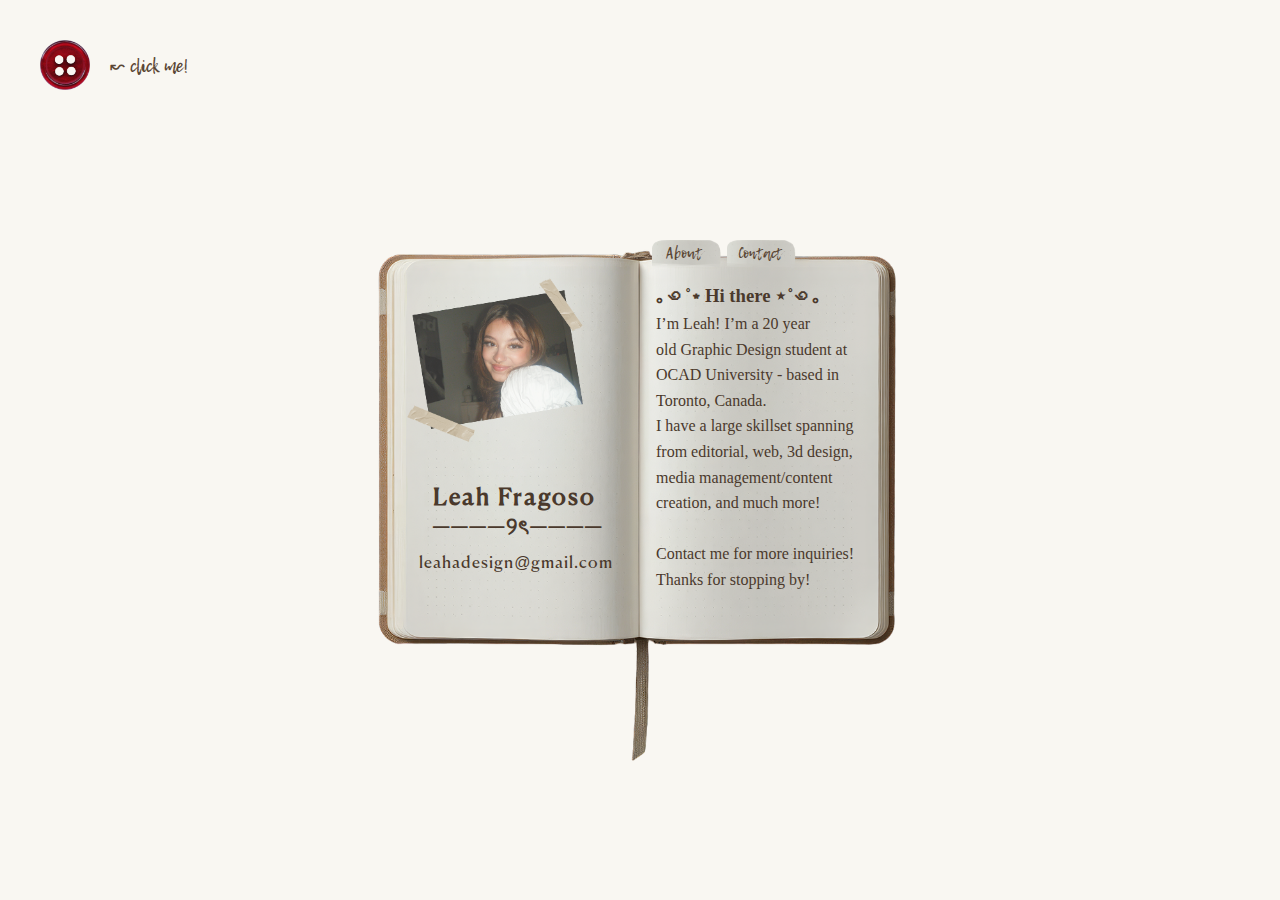
<file: Leah's Portfolio/portfolio.html>
<!DOCTYPE html>
<html lang="en">
<head>
  <meta charset="UTF-8" />
  <meta name="viewport" content="width=device-width, initial-scale=1.0"/>
  <title>Leah's Portfolio !!</title>
  <script src="p5.min.js"></script>
  <link rel="stylesheet" href="style.css" />
</head>
<body>
  <div class="menu-container" id="menuContainer">
    <!-- Replace with your own icon -->
    <img src="assets/button.png" 
         alt="Menu" 
         id="menuButton" 
         class="menu-button" />
         <span class="click-text" id="clickText">↜ click me! </span>
  
    <ul id="dropdownMenu" class="dropdown hidden">
      <li><a href="graphicdesign.html">Graphic Design</a></li>
      <li><a href="3ddesign.html">3D Design</a></li>
    </ul>
  </div>

    <div class="journal-container">
        <h1 class="name-header"> Leah  Fragoso <br>────୨ৎ──── <br></h1>
        <p class="email-header">leahadesign@gmail.com</p>
        
        <img src="assets/journal1.png" alt="Open Journal" class="journal-image" />
        <img src="assets/trinket1.png" alt="Trinket 1" class="trinket t1">
        <img src="assets/trinket2.png" alt="Trinket 2" class="trinket t2">
        <img src="assets/trinket3.png" alt="Trinket 3" class="trinket t3">
        <img src="assets/trinket4.png" alt="Trinket 1" class="trinket t4">
        <img src="assets/trinket5.png" alt="Trinket 2" class="trinket t5">
        <img src="assets/trinket6.png" alt="Trinket 3" class="trinket t6">
        <img src="assets/trinket7.png" alt="Trinket 1" class="trinket t7">
        <img src="assets/trinket8.png" alt="Trinket 2" class="trinket t8">
        <img src="assets/trinket9.png" alt="Trinket 3" class="trinket t9">
        <img src="assets/trinket10.png" alt="Trinket 1" class="trinket t10">
        <img src="assets/trinket11.png" alt="Trinket 2" class="trinket t11">
        <img src="assets/trinket12.png" alt="Trinket 3" class="trinket t12">
        <img src="assets/trinket13.png" alt="Trinket 1" class="trinket t13">
        <img src="assets/trinket14.png" alt="Trinket 2" class="trinket t14">
        <img src="assets/trinket15.png" alt="Trinket 3" class="trinket t15">
        <img src="assets/trinket16.png" alt="Trinket 1" class="trinket t16">
        <img src="assets/trinket17.png" alt="Trinket 2" class="trinket t17">
        <img src="assets/trinket18.png" alt="Trinket 3" class="trinket t18">
        <img src="assets/trinket19.png" alt="Trinket 1" class="trinket t19">
        <img src="assets/trinket20.png" alt="Trinket 2" class="trinket t20">
        <img src="assets/trinket21.png" alt="Trinket 21" class="trinket t21">
        <img src="assets/trinket22.png" alt="Trinket 22" class="trinket t22">
        <img src="assets/trinket23.png" alt="Trinket 23" class="trinket t23">
        <img src="assets/trinket24.png" alt="Trinket 24" class="trinket t24">
        <img src="assets/trinket25.png" alt="Trinket 25" class="trinket t25">
        <img src="assets/trinket26.png" alt="Trinket 26" class="trinket t26">
        <img src="assets/trinket27.png" alt="Trinket 27" class="trinket t27">
        <img src="assets/trinket28.png" alt="Trinket 28" class="trinket t28">
        <img src="assets/trinket29.png" alt="Trinket 29" class="trinket t29">
        <img src="assets/trinket30.png" alt="Trinket 30" class="trinket t30">
        <img src="assets/trinket31.png" alt="Trinket 31" class="trinket t31">
        <img src="assets/trinket32.png" alt="Trinket 32" class="trinket t32">
        <img src="assets/trinket33.png" alt="Trinket 33" class="trinket t33">
        <img src="assets/trinket34.png" alt="Trinket 34" class="trinket t34">
        <img src="assets/trinket35.png" alt="Trinket 35" class="trinket t35">
        <img src="assets/trinket36.png" alt="Trinket 36" class="trinket t36">
        <img src="assets/trinket37.png" alt="Trinket 37" class="trinket t37">
        <img src="assets/trinket38.png" alt="Trinket 38" class="trinket t38">
        <img src="assets/trinket39.png" alt="Trinket 39" class="trinket t39">
        <img src="assets/trinket40.png" alt="Trinket 40" class="trinket t40">
        <img src="assets/trinket41.png" alt="Trinket 41" class="trinket t41">
    
        <!-- overlay for your tab buttons -->
        <div class="tabs">
          <a href="portfolio.html" class="tab-text about">About</a>
          <a href="contact.html" class="tab-text contact">Contact</a>
        </div>
        <div class="about-me">
            <p>
                <h3>｡꩜˚⋆ Hi there ⋆˚꩜｡ </h3>I’m Leah! I’m a 20 year<br>old Graphic Design student at  <br> OCAD University - based in <br>Toronto, Canada.<br>I have a large skillset spanning<br>from editorial, web, 3d design,<br>media management/content<br>creation, and much more! <br><br> Contact me for more inquiries!<br>
                Thanks for stopping by!
            </p>
        </div>
    </div>
  <script src="script.js"></script>
</body>
</html>
</file>
<file: Leah's Portfolio/style.css>
* { margin:0; padding:0; box-sizing:border-box }
* {
    cursor: url('assets/cursor.png'), auto; 
  }
html, body {
  width:100%; height:100%;
  display:flex; 
  justify-content:center; 
  align-items:center;
  background:#f9f7f2;
}
@font-face {
    font-family: 'LemonTuesday';
    src: url('assets/fonts/LemonTuesday.otf') format('opentype');
    font-weight: normal;
    font-style: normal;
}
@font-face {
    font-family: 'Canela';
    src: url('assets/fonts/Canela.otf') format('truetype');
    font-weight: normal;
    font-style: normal;
}
.menu-container {
    position: absolute;
    top: 40px;
    left: 40px;
    z-index: 200; 
    display: flex;
    align-items: center;
  }
  
  .menu-button {
    width: 50px;
    height: 50px;
    cursor: pointer;
    z-index: 200; 
    pointer-events: auto;
  }
  
  .click-text {
    margin-left: 20px;
    font-family: 'LemonTuesday', cursive;
    font-size: 18px;
    color: #5a4634;
    cursor: pointer;
    user-select: none;
  }


  .dropdown {
    position: absolute;
    top: 100%;        
    left: 0;
    margin: 8px 0 0;
    padding: 0.5rem 0;
    background: rgba(255, 251, 236, 0.95);
    border: 1px solid #d6c3b0;
    border-radius: 6px;
    list-style: none;
    box-shadow: 0 4px 12px rgba(0,0,0,0.15);
    min-width: 160px;
  }
  
  .dropdown.hidden {
    display: none;
  }
  
  .dropdown li {
    margin: 0;
  }
  
  .dropdown li + li {
    border-top: 1px solid #e2d5c6;
  }
  
  .dropdown a {
    display: block;
    padding: 0.6rem 1rem;
    font-family: 'Canela', serif;
    color: #5a4634;
    text-decoration: none;
    transition: background 0.2s;
  }
  
  .dropdown a:hover {
    background: rgba(226, 202, 163, 0.3);
  }

.journal-container {
    position: relative;
    width: 690px;   
    transition: all 0.3s ease;
    margin: 0 auto;
    z-index: 1;
  }


.journal-image {
  display: block;
  width: 100%;
  transition: all 0.3s ease;
  height: auto;
  border-radius: 8px;
}

.name-header {
    position: absolute;
    top: 55%;       
    left: 20%;      
    font-family: 'Canela', sans-serif; 
    font-size: 23px; 
    font-weight: 700;
    color: #4a392c;   
    letter-spacing: 2px;
    pointer-events: none; 
  }
  .email-header {
    position: absolute;
    top: 65%;  
    left: 18%;  
    font-family: 'Canela', sans-serif; 
    font-size: 16px;  
    font-weight: 400;
    color: #4a392c;  
    text-transform: none;
    letter-spacing: 1px;
    pointer-events: none;  
  }

.journal-container:hover {
    transform: scale(1.03) rotate(-0.5deg);
    z-index: 10;
  }


.tabs {
  position: absolute;
  top: 21.5%;       
  left: 11%;
  width: 100%;
}

.tab-text {
  position: absolute;
  pointer-events: auto;  
  top: 0;
  transform: translate(-50%, -50%); 
  border-radius: 4px;
  text-decoration: none;
  color: #5a4634;
  font-family: 'LemonTuesday', sans-serif;
  font-style: normal;
  font-weight: 400;
  font-size: 0.9rem;
  transition: background 0.2s;
}
.tab-text:hover {
  background: rgba(255,248,220,1);
}
.about-me {
    position: absolute;
    top: 160px;             
    left: 50%;            
    width: 520px;          
    font-family: 'MyHandwritten', Georgia, serif;
    font-size: 1rem;
    color: #4a392c; 
    padding: 1rem;
    border-radius: 10px;
    line-height: 1.6;
    text-align: left;
}

.trinket {
    position: absolute;
    width: 40px; 
    opacity: 0; 
    transform: translateY(20px) scale(0.7);
    transition: all 0.4s ease;
    z-index: -1; 
    pointer-events: none; 
  }

  
  

.t1  { top:  40px; left: -50px; rotate: -20deg; }
.t2  { top: 100px; left: -10px; rotate:  25deg; }
.t3  { top: 170px; left: -40px; rotate:  -8deg; }
.t4  { top: 210px; left:  60px; rotate:  13deg; }


.t5  { top: -20px; left: 100px; rotate:  -4deg; }
.t6  { top: -25px; left: 260px; rotate:  18deg; }
.t7  { top: -40px; left: 410px; rotate: -13deg; }
.t8  { top: -18px; left: 600px; rotate:   9deg; }


.t9  { top:  70px; right: -40px; rotate:  21deg; }
.t10 { top: 140px; right:  20px; rotate: -19deg; }
.t11 { top: 210px; right: -30px; rotate:  11deg; }
.t12 { top: 280px; right:  10px; rotate: -14deg; }


.t13 { bottom:  40px; left: -30px; rotate:  17deg; }
.t14 { bottom: 120px; left:  40px; rotate: -11deg; }
.t15 { bottom: 180px; left: 100px; rotate:  20deg; }


.t16 { bottom: -30px; left: 150px; rotate:  -9deg; }
.t17 { bottom: -25px; left: 310px; rotate:  14deg; }
.t18 { bottom: -35px; left: 470px; rotate: -16deg; }

.t19 { bottom:  70px; right:  40px; rotate:   5deg; }
.t20 { bottom: 160px; right: 100px; rotate: -18deg; }


.t21 { top: 230px; left: -60px; rotate: -22deg; }
.t22 { top: 200px; left:  90px; rotate:  16deg; }


.t23 { top:   5px; left: 190px; rotate:  12deg; }
.t24 { top: -15px; left: 340px; rotate: -10deg; }
.t25 { top:  25px; left: 510px; rotate:  22deg; }


.t26 { top: 260px; right: -30px; rotate: -13deg; }
.t27 { top: 310px; right:  70px; rotate:  17deg; }


.t28 { bottom: 200px; left:  60px; rotate:  21deg; }
.t29 { bottom: 150px; left:  10px; rotate: -15deg; }


.t30 { bottom:  20px; left: 180px; rotate: 10deg; }
.t31 { bottom:  10px; left: 360px; rotate: -12deg; }
.t32 { bottom:   5px; left: 520px; rotate:  13deg; }


.t33 { bottom: 180px; right:  10px; rotate: -17deg; }
.t34 { bottom: 220px; right:  60px; rotate:  15deg; }


.t35 { top: 350px; left: 160px; rotate: -7deg; }
.t36 { top: 370px; left: 540px; rotate: 19deg; }
.t37 { bottom: 250px; left: 220px; rotate: -12deg; }
.t38 { bottom: 270px; right: 240px; rotate: 13deg; }


.t39 { top: 140px; left: -60px; rotate: 18deg; }
.t40 { top: -50px; left: 680px; rotate: -14deg; }
.t41 { bottom: -60px; right: 140px; rotate: 20deg; }


.tab-text.about   { left: 45.5%; }  
.tab-text.contact   { left: 56.5%; }  



.contact-form {
    position: absolute;
    top: 50%;              
    left: 67.5%;             
    transform: translate(-50%, -50%);
    width: 230px;
    font-family: 'Canela', serif;
    font-size: 1rem;
    color: #4a392c;
    z-index: 50;
  }
  
  .contact-form h2 {
    font-family: 'LemonTuesday', cursive;
    font-size: 1.3rem;
    margin-bottom: 0.5rem;
    text-align: center;
  }
  
  .contact-form input,
  .contact-form textarea {
    width: 100%;
    margin: 8px 0;
    padding: 10px;
    font-family: inherit;
    font-size: 1rem;
    border: 1px solid #c9b79d;
    border-radius: 6px;
    background: #fffefb;
  }
  
  .contact-form textarea {
    resize: vertical;
    min-height: 100px;
  }
  
  .contact-form button {
    margin-top: 10px;
    padding: 10px 20px;
    background-color: #d8b08c;
    border: none;
    border-radius: 6px;
    font-family: 'LemonTuesday';
    font-size: 1rem;
    color: white;
    cursor: pointer;
    transition: background 0.2s;
  }
  
  .contact-form button:hover {
    background-color: #e76502;
  }
</file>
